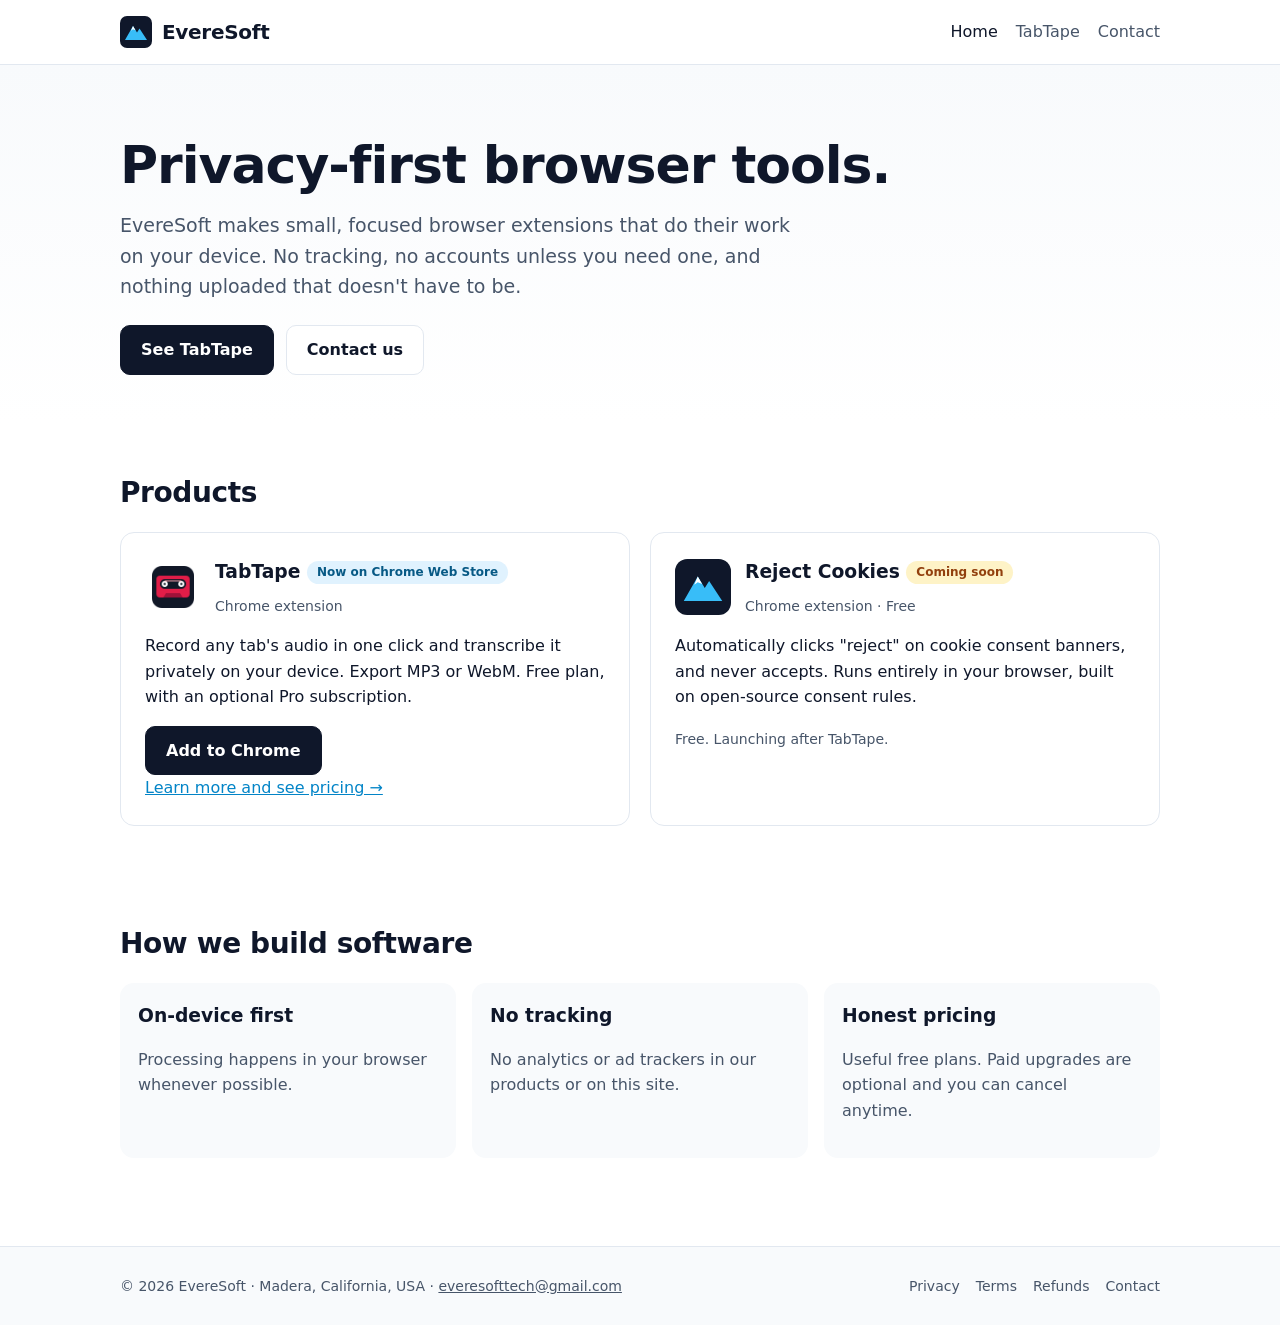
<file: index.html>
<!doctype html>
<html lang="en">
<head>
<meta charset="utf-8">
<meta name="viewport" content="width=device-width, initial-scale=1">
<title>EvereSoft — Privacy-first browser tools</title>
<meta name="description" content="EvereSoft builds privacy-first browser extensions. Software that runs on your device, without tracking.">
<link rel="icon" href="assets/img/everesoft-mark.svg" type="image/svg+xml">
<link rel="icon" href="assets/img/favicon-32.png" sizes="32x32" type="image/png">
<link rel="apple-touch-icon" href="assets/img/apple-touch-icon.png">
<link rel="stylesheet" href="assets/style.css">
</head>
<body>
<header class="site-header"><div class="wrap">
<a class="brand" href="index.html"><img src="assets/img/everesoft-mark.svg" alt="" width="32" height="32">EvereSoft</a>
<nav aria-label="Main"><ul><li><a href="index.html" aria-current="page">Home</a></li><li><a href="tabtape.html">TabTape</a></li><li><a href="contact.html">Contact</a></li></ul></nav>
</div></header>
<main>
<div class="hero"><div class="wrap">
<h1>Privacy-first browser tools.</h1>
<p>EvereSoft makes small, focused browser extensions that do their work on your device. No tracking, no accounts unless you need one, and nothing uploaded that doesn't have to be.</p>
<div class="btns"><a class="btn" href="tabtape.html">See TabTape</a><a class="btn alt" href="contact.html">Contact us</a></div>
</div></div>
<section><div class="wrap">
<h2>Products</h2>
<div class="grid">
<article class="card"><div class="top"><img src="assets/img/tabtape-128.png" alt="TabTape icon" width="56" height="56"><div><h3>TabTape <span class="badge">Now on Chrome Web Store</span></h3><div class="muted small">Chrome extension</div></div></div>
<p>Record any tab's audio in one click and transcribe it privately on your device. Export MP3 or WebM. Free plan, with an optional Pro subscription.</p>
<div class="btns"><a class="btn" href="https://chromewebstore.google.com/detail/tabtape-record-tab-audio/dddiogncmbeimnjbfdombeapofghjjop" target="_blank" rel="noopener">Add to Chrome</a></div>
<a href="tabtape.html">Learn more and see pricing →</a></article>
<article class="card"><div class="top"><img src="assets/img/everesoft-mark.svg" alt="" width="56" height="56"><div><h3>Reject Cookies <span class="badge soon">Coming soon</span></h3><div class="muted small">Chrome extension · Free</div></div></div>
<p>Automatically clicks "reject" on cookie consent banners, and never accepts. Runs entirely in your browser, built on open-source consent rules.</p>
<span class="muted small">Free. Launching after TabTape.</span></article>
</div></div></section>
<section><div class="wrap">
<h2>How we build software</h2>
<div class="values">
<div><h3>On-device first</h3><p class="muted">Processing happens in your browser whenever possible.</p></div>
<div><h3>No tracking</h3><p class="muted">No analytics or ad trackers in our products or on this site.</p></div>
<div><h3>Honest pricing</h3><p class="muted">Useful free plans. Paid upgrades are optional and you can cancel anytime.</p></div>
</div></div></section>

</main>
<footer class="site-footer"><div class="wrap">
<div>© 2026 EvereSoft · Madera, California, USA · <a href="mailto:everesofttech@gmail.com">everesofttech@gmail.com</a></div>
<nav aria-label="Legal"><ul><li><a href="privacy.html">Privacy</a></li><li><a href="terms.html">Terms</a></li><li><a href="refunds.html">Refunds</a></li><li><a href="contact.html">Contact</a></li></ul></nav>
</div></footer>
</body>
</html>
</file>
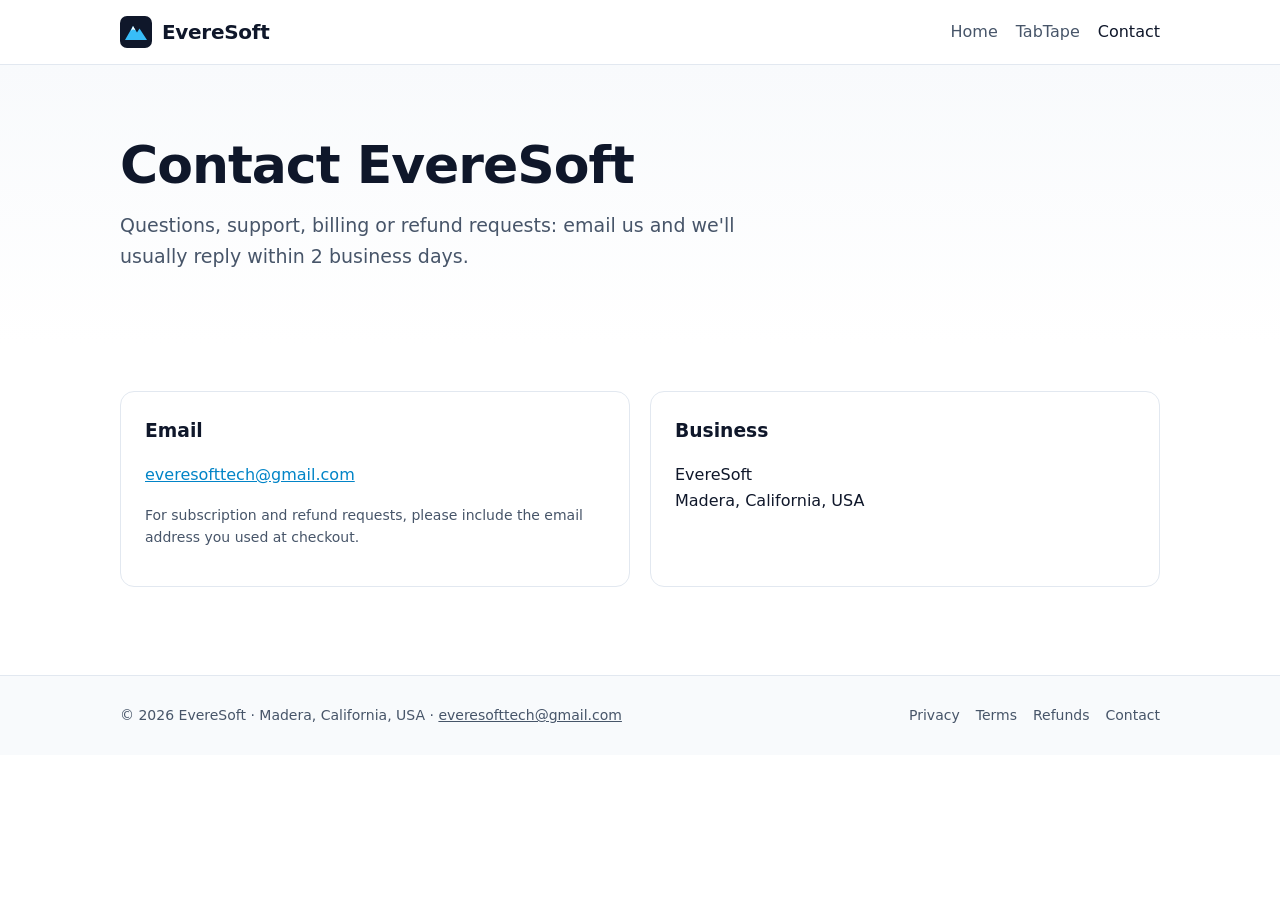
<file: contact.html>
<!doctype html>
<html lang="en">
<head>
<meta charset="utf-8">
<meta name="viewport" content="width=device-width, initial-scale=1">
<title>Contact — EvereSoft</title>
<meta name="description" content="Contact EvereSoft, Madera, California, USA.">
<link rel="icon" href="assets/img/everesoft-mark.svg" type="image/svg+xml">
<link rel="icon" href="assets/img/favicon-32.png" sizes="32x32" type="image/png">
<link rel="apple-touch-icon" href="assets/img/apple-touch-icon.png">
<link rel="stylesheet" href="assets/style.css">
</head>
<body>
<header class="site-header"><div class="wrap">
<a class="brand" href="index.html"><img src="assets/img/everesoft-mark.svg" alt="" width="32" height="32">EvereSoft</a>
<nav aria-label="Main"><ul><li><a href="index.html">Home</a></li><li><a href="tabtape.html">TabTape</a></li><li><a href="contact.html" aria-current="page">Contact</a></li></ul></nav>
</div></header>
<main>
<div class="hero"><div class="wrap"><h1>Contact EvereSoft</h1><p>Questions, support, billing or refund requests: email us and we'll usually reply within 2 business days.</p></div></div>
<section><div class="wrap"><div class="grid">
<div class="card"><h3>Email</h3><p><a href="mailto:everesofttech@gmail.com">everesofttech@gmail.com</a></p><p class="muted small">For subscription and refund requests, please include the email address you used at checkout.</p></div>
<div class="card"><h3>Business</h3><p>EvereSoft<br>Madera, California, USA</p></div>
</div></div></section>

</main>
<footer class="site-footer"><div class="wrap">
<div>© 2026 EvereSoft · Madera, California, USA · <a href="mailto:everesofttech@gmail.com">everesofttech@gmail.com</a></div>
<nav aria-label="Legal"><ul><li><a href="privacy.html">Privacy</a></li><li><a href="terms.html">Terms</a></li><li><a href="refunds.html">Refunds</a></li><li><a href="contact.html">Contact</a></li></ul></nav>
</div></footer>
</body>
</html>
</file>
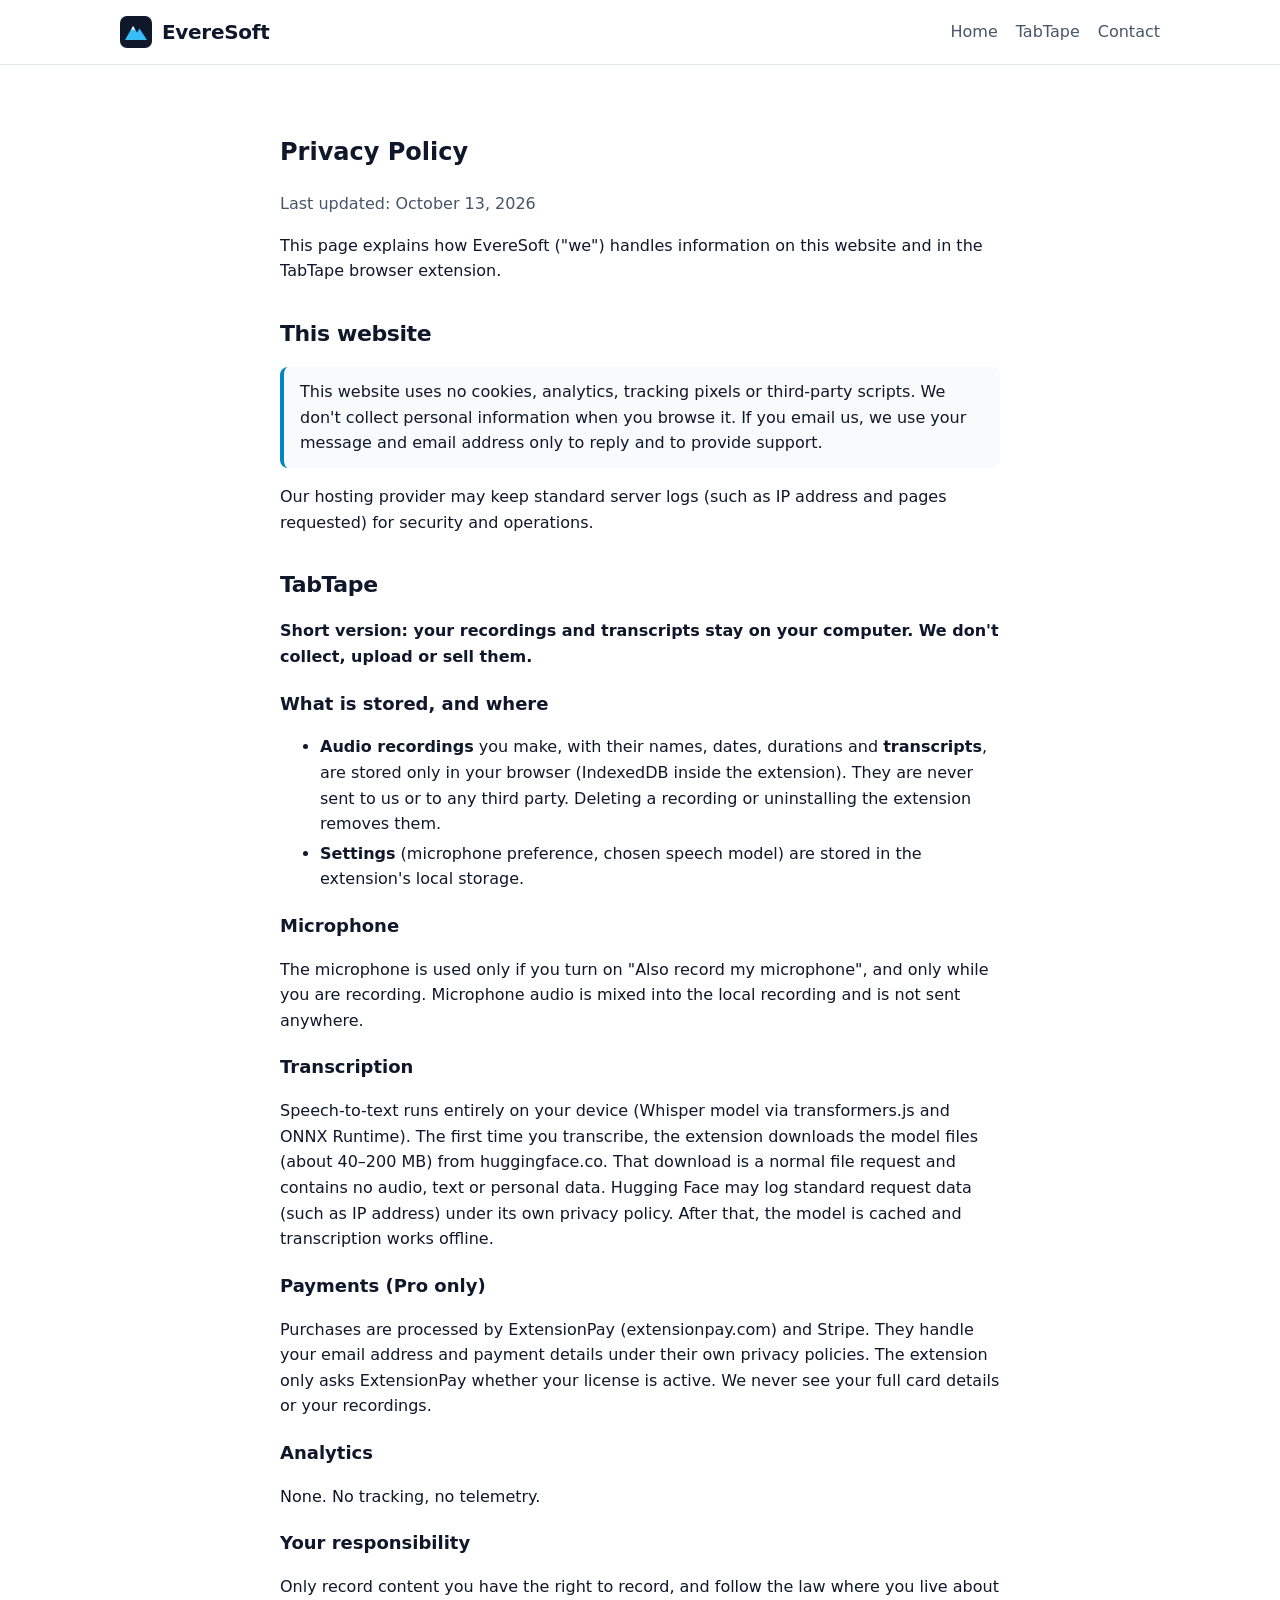
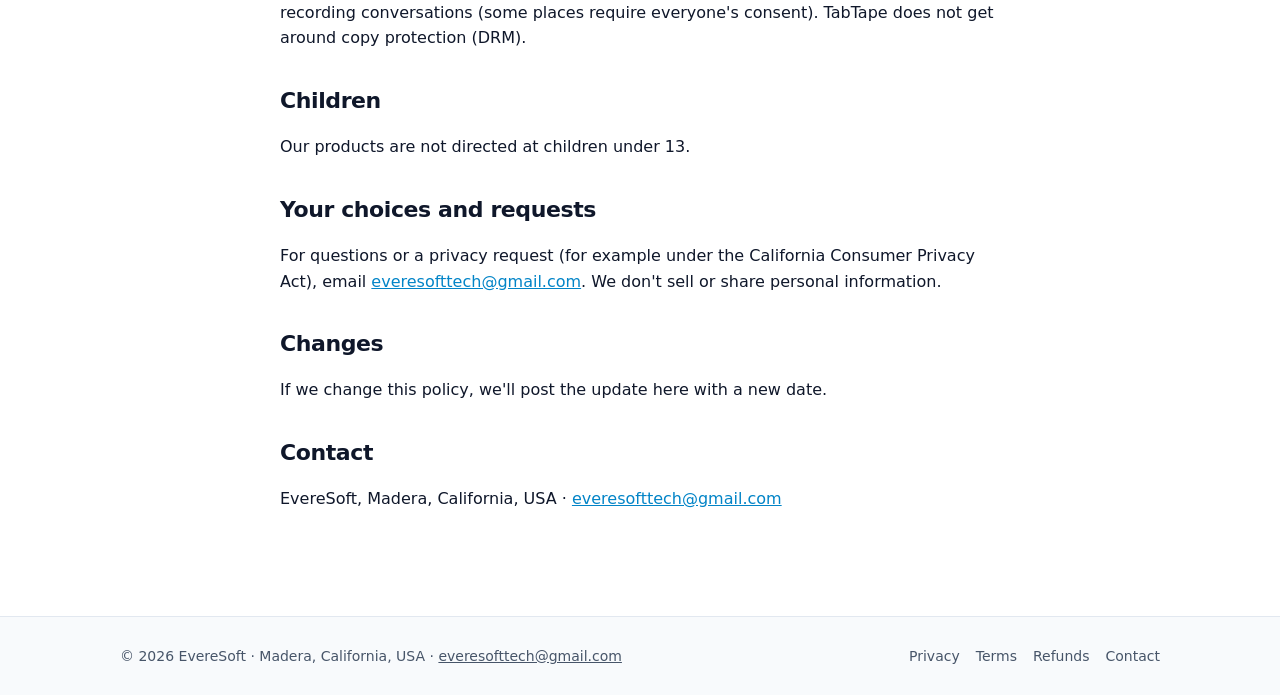
<file: privacy.html>
<!doctype html>
<html lang="en">
<head>
<meta charset="utf-8">
<meta name="viewport" content="width=device-width, initial-scale=1">
<title>Privacy Policy — EvereSoft</title>
<meta name="description" content="Privacy policy for the EvereSoft website and the TabTape extension.">
<link rel="icon" href="assets/img/everesoft-mark.svg" type="image/svg+xml">
<link rel="icon" href="assets/img/favicon-32.png" sizes="32x32" type="image/png">
<link rel="apple-touch-icon" href="assets/img/apple-touch-icon.png">
<link rel="stylesheet" href="assets/style.css">
</head>
<body>
<header class="site-header"><div class="wrap">
<a class="brand" href="index.html"><img src="assets/img/everesoft-mark.svg" alt="" width="32" height="32">EvereSoft</a>
<nav aria-label="Main"><ul><li><a href="index.html">Home</a></li><li><a href="tabtape.html">TabTape</a></li><li><a href="contact.html">Contact</a></li></ul></nav>
</div></header>
<main>
<section><div class="wrap prose">
<h1>Privacy Policy</h1>
<p class="muted">Last updated: October 13, 2026</p>
<p>This page explains how EvereSoft ("we") handles information on this website and in the TabTape browser extension.</p>
<h2>This website</h2>
<p class="note">This website uses no cookies, analytics, tracking pixels or third-party scripts. We don't collect personal information when you browse it. If you email us, we use your message and email address only to reply and to provide support.</p>
<p>Our hosting provider may keep standard server logs (such as IP address and pages requested) for security and operations.</p>
<h2>TabTape</h2>
<p><strong>Short version: your recordings and transcripts stay on your computer. We don't collect, upload or sell them.</strong></p>
<h3>What is stored, and where</h3>
<ul><li><strong>Audio recordings</strong> you make, with their names, dates, durations and <strong>transcripts</strong>, are stored only in your browser (IndexedDB inside the extension). They are never sent to us or to any third party. Deleting a recording or uninstalling the extension removes them.</li>
<li><strong>Settings</strong> (microphone preference, chosen speech model) are stored in the extension's local storage.</li></ul>
<h3>Microphone</h3>
<p>The microphone is used only if you turn on "Also record my microphone", and only while you are recording. Microphone audio is mixed into the local recording and is not sent anywhere.</p>
<h3>Transcription</h3>
<p>Speech-to-text runs entirely on your device (Whisper model via transformers.js and ONNX Runtime). The first time you transcribe, the extension downloads the model files (about 40–200 MB) from huggingface.co. That download is a normal file request and contains no audio, text or personal data. Hugging Face may log standard request data (such as IP address) under its own privacy policy. After that, the model is cached and transcription works offline.</p>
<h3>Payments (Pro only)</h3>
<p>Purchases are processed by ExtensionPay (extensionpay.com) and Stripe. They handle your email address and payment details under their own privacy policies. The extension only asks ExtensionPay whether your license is active. We never see your full card details or your recordings.</p>
<h3>Analytics</h3><p>None. No tracking, no telemetry.</p>
<h3>Your responsibility</h3><p>Only record content you have the right to record, and follow the law where you live about recording conversations (some places require everyone's consent). TabTape does not get around copy protection (DRM).</p>
<h2>Children</h2><p>Our products are not directed at children under 13.</p>
<h2>Your choices and requests</h2><p>For questions or a privacy request (for example under the California Consumer Privacy Act), email <a href="mailto:everesofttech@gmail.com">everesofttech@gmail.com</a>. We don't sell or share personal information.</p>
<h2>Changes</h2><p>If we change this policy, we'll post the update here with a new date.</p>
<h2>Contact</h2><p>EvereSoft, Madera, California, USA · <a href="mailto:everesofttech@gmail.com">everesofttech@gmail.com</a></p>
</div></section>

</main>
<footer class="site-footer"><div class="wrap">
<div>© 2026 EvereSoft · Madera, California, USA · <a href="mailto:everesofttech@gmail.com">everesofttech@gmail.com</a></div>
<nav aria-label="Legal"><ul><li><a href="privacy.html">Privacy</a></li><li><a href="terms.html">Terms</a></li><li><a href="refunds.html">Refunds</a></li><li><a href="contact.html">Contact</a></li></ul></nav>
</div></footer>
</body>
</html>
</file>
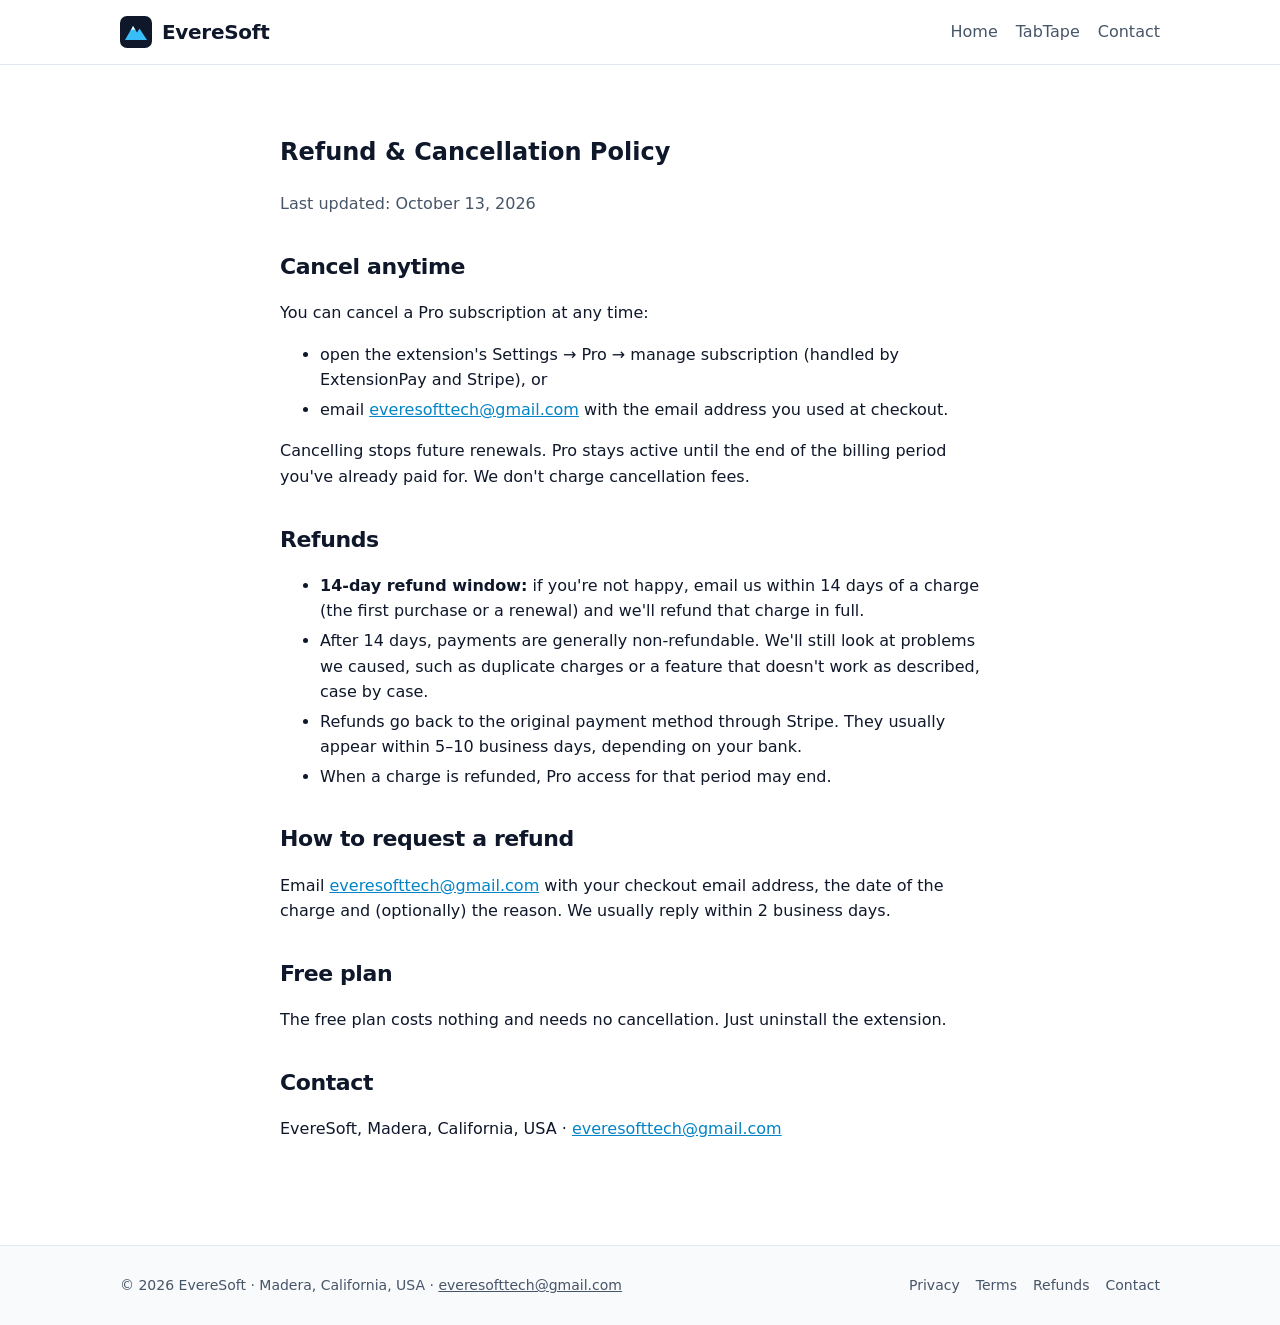
<file: refunds.html>
<!doctype html>
<html lang="en">
<head>
<meta charset="utf-8">
<meta name="viewport" content="width=device-width, initial-scale=1">
<title>Refund & Cancellation Policy — EvereSoft</title>
<meta name="description" content="Refund and cancellation policy for EvereSoft subscriptions.">
<link rel="icon" href="assets/img/everesoft-mark.svg" type="image/svg+xml">
<link rel="icon" href="assets/img/favicon-32.png" sizes="32x32" type="image/png">
<link rel="apple-touch-icon" href="assets/img/apple-touch-icon.png">
<link rel="stylesheet" href="assets/style.css">
</head>
<body>
<header class="site-header"><div class="wrap">
<a class="brand" href="index.html"><img src="assets/img/everesoft-mark.svg" alt="" width="32" height="32">EvereSoft</a>
<nav aria-label="Main"><ul><li><a href="index.html">Home</a></li><li><a href="tabtape.html">TabTape</a></li><li><a href="contact.html">Contact</a></li></ul></nav>
</div></header>
<main>
<section><div class="wrap prose">
<h1>Refund &amp; Cancellation Policy</h1>
<p class="muted">Last updated: October 13, 2026</p>
<h2>Cancel anytime</h2><p>You can cancel a Pro subscription at any time:</p>
<ul><li>open the extension's Settings → Pro → manage subscription (handled by ExtensionPay and Stripe), or</li><li>email <a href="mailto:everesofttech@gmail.com">everesofttech@gmail.com</a> with the email address you used at checkout.</li></ul>
<p>Cancelling stops future renewals. Pro stays active until the end of the billing period you've already paid for. We don't charge cancellation fees.</p>
<h2>Refunds</h2>
<ul><li><strong>14-day refund window:</strong> if you're not happy, email us within 14 days of a charge (the first purchase or a renewal) and we'll refund that charge in full.</li>
<li>After 14 days, payments are generally non-refundable. We'll still look at problems we caused, such as duplicate charges or a feature that doesn't work as described, case by case.</li>
<li>Refunds go back to the original payment method through Stripe. They usually appear within 5–10 business days, depending on your bank.</li>
<li>When a charge is refunded, Pro access for that period may end.</li></ul>
<h2>How to request a refund</h2><p>Email <a href="mailto:everesofttech@gmail.com">everesofttech@gmail.com</a> with your checkout email address, the date of the charge and (optionally) the reason. We usually reply within 2 business days.</p>
<h2>Free plan</h2><p>The free plan costs nothing and needs no cancellation. Just uninstall the extension.</p>
<h2>Contact</h2><p>EvereSoft, Madera, California, USA · <a href="mailto:everesofttech@gmail.com">everesofttech@gmail.com</a></p>
</div></section>

</main>
<footer class="site-footer"><div class="wrap">
<div>© 2026 EvereSoft · Madera, California, USA · <a href="mailto:everesofttech@gmail.com">everesofttech@gmail.com</a></div>
<nav aria-label="Legal"><ul><li><a href="privacy.html">Privacy</a></li><li><a href="terms.html">Terms</a></li><li><a href="refunds.html">Refunds</a></li><li><a href="contact.html">Contact</a></li></ul></nav>
</div></footer>
</body>
</html>
</file>
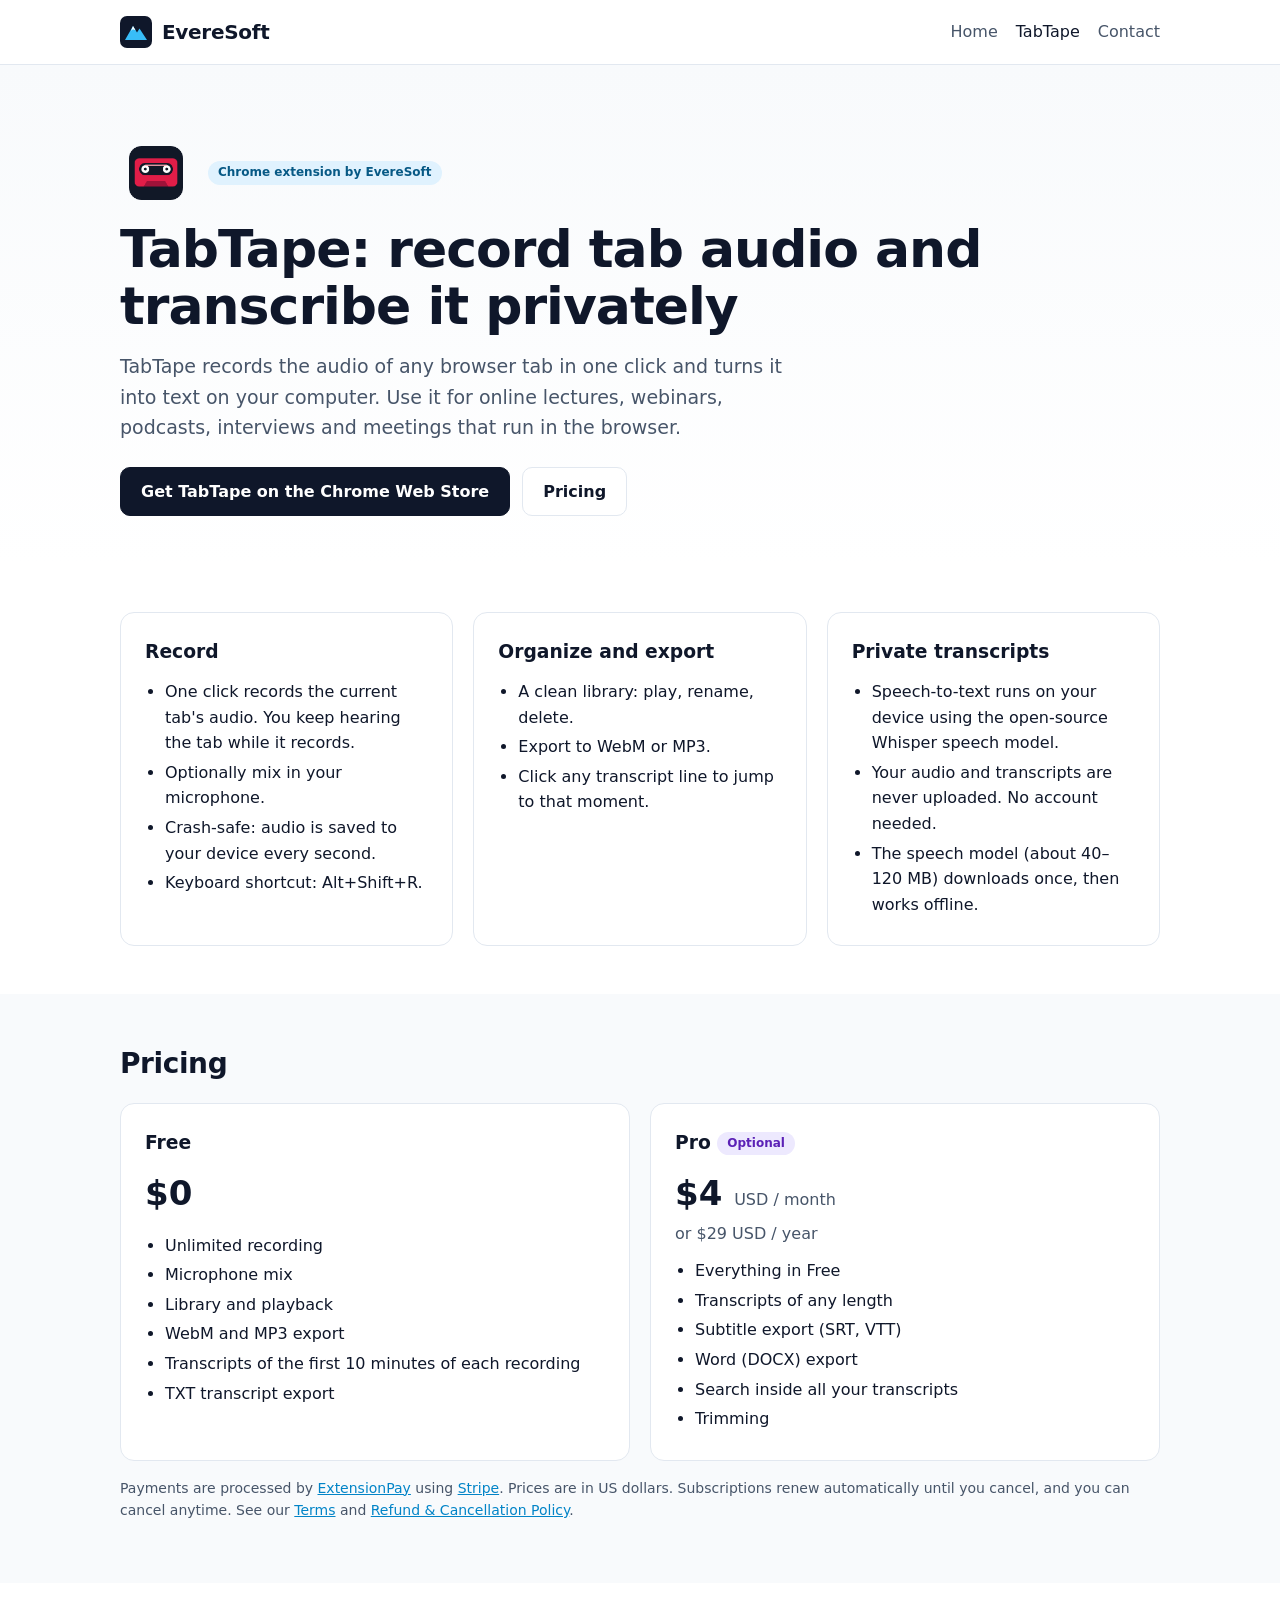
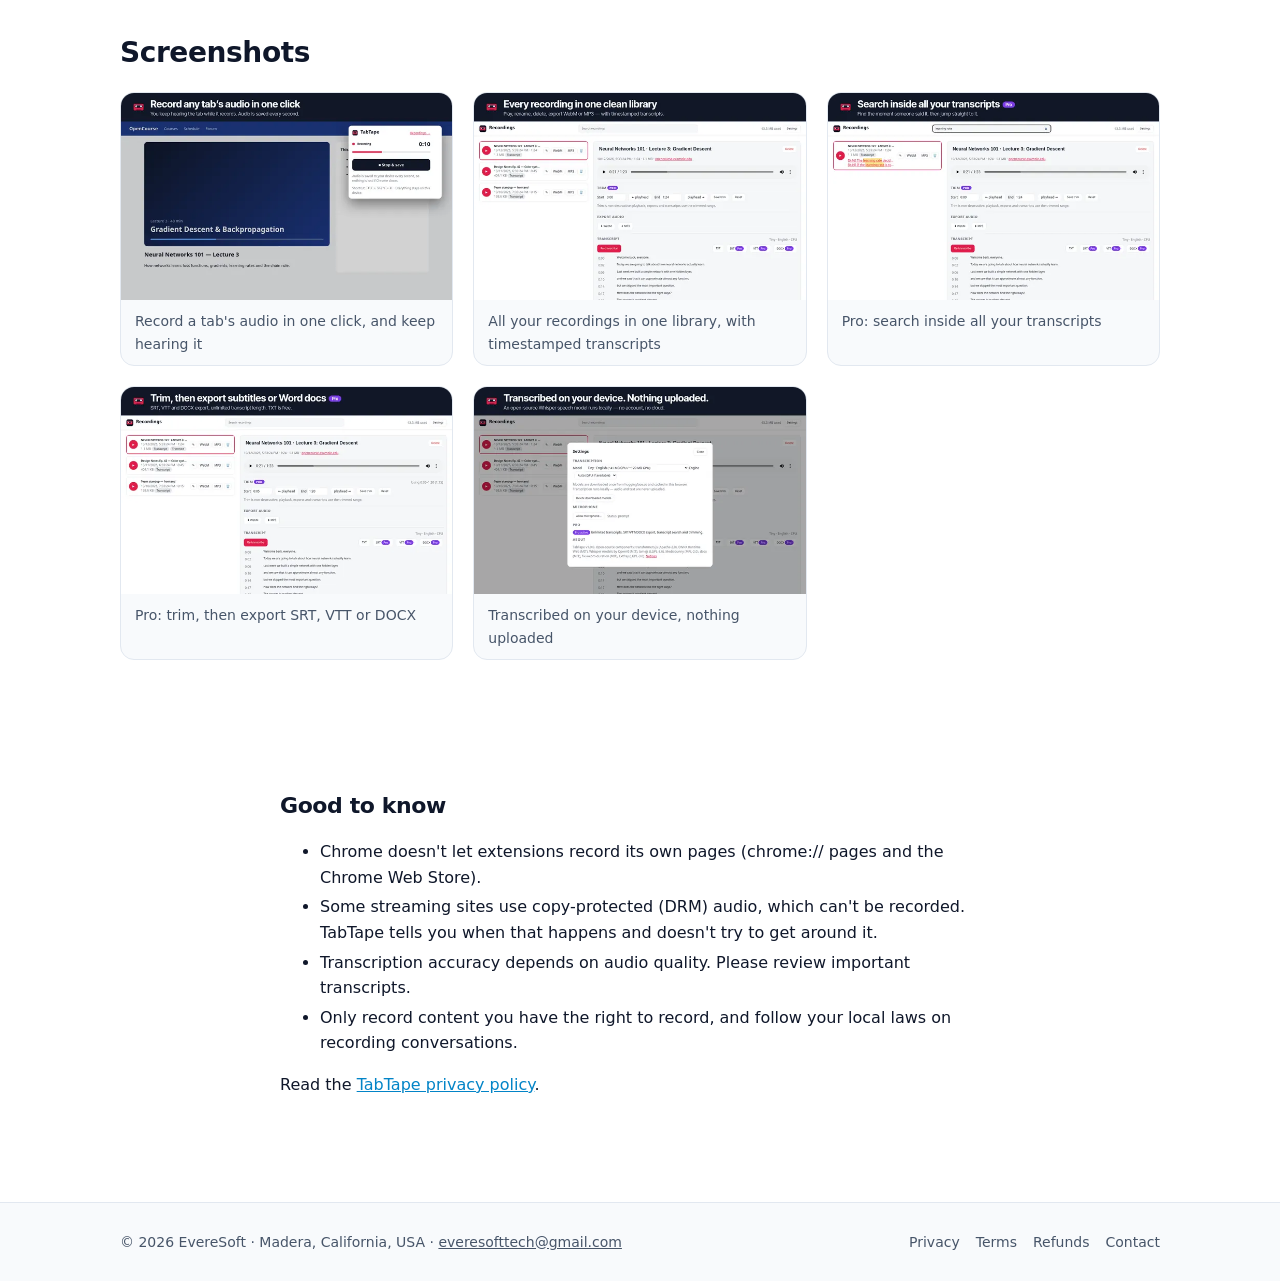
<file: tabtape.html>
<!doctype html>
<html lang="en">
<head>
<meta charset="utf-8">
<meta name="viewport" content="width=device-width, initial-scale=1">
<title>TabTape — Record tab audio & transcribe privately | EvereSoft</title>
<meta name="description" content="TabTape by EvereSoft: record any tab's audio and transcribe it on your device. Free plan; Pro $4/month or $29/year.">
<link rel="icon" href="assets/img/everesoft-mark.svg" type="image/svg+xml">
<link rel="icon" href="assets/img/favicon-32.png" sizes="32x32" type="image/png">
<link rel="apple-touch-icon" href="assets/img/apple-touch-icon.png">
<link rel="stylesheet" href="assets/style.css">
</head>
<body>
<header class="site-header"><div class="wrap">
<a class="brand" href="index.html"><img src="assets/img/everesoft-mark.svg" alt="" width="32" height="32">EvereSoft</a>
<nav aria-label="Main"><ul><li><a href="index.html">Home</a></li><li><a href="tabtape.html" aria-current="page">TabTape</a></li><li><a href="contact.html">Contact</a></li></ul></nav>
</div></header>
<main>
<div class="hero"><div class="wrap">
<div class="top" style="display:flex;gap:16px;align-items:center;margin-bottom:12px"><img src="assets/img/tabtape-128.png" alt="TabTape icon" width="72" height="72"><span class="badge">Chrome extension by EvereSoft</span></div>
<h1>TabTape: record tab audio and transcribe it privately</h1>
<p>TabTape records the audio of any browser tab in one click and turns it into text on your computer. Use it for online lectures, webinars, podcasts, interviews and meetings that run in the browser.</p>
<div class="btns"><a class="btn" href="https://chromewebstore.google.com/detail/tabtape-record-tab-audio/dddiogncmbeimnjbfdombeapofghjjop" target="_blank" rel="noopener">Get TabTape on the Chrome Web Store</a><a class="btn alt" href="#pricing">Pricing</a></div>
</div></div>
<section><div class="wrap"><div class="grid">
<div class="card"><h3>Record</h3><ul><li>One click records the current tab's audio. You keep hearing the tab while it records.</li><li>Optionally mix in your microphone.</li><li>Crash-safe: audio is saved to your device every second.</li><li>Keyboard shortcut: Alt+Shift+R.</li></ul></div>
<div class="card"><h3>Organize and export</h3><ul><li>A clean library: play, rename, delete.</li><li>Export to WebM or MP3.</li><li>Click any transcript line to jump to that moment.</li></ul></div>
<div class="card"><h3>Private transcripts</h3><ul><li>Speech-to-text runs on your device using the open-source Whisper speech model.</li><li>Your audio and transcripts are never uploaded. No account needed.</li><li>The speech model (about 40–120 MB) downloads once, then works offline.</li></ul></div>
</div></div></section>
<section id="pricing" style="background:var(--bg2)"><div class="wrap">
<h2>Pricing</h2>
<div class="grid">
<div class="card"><h3>Free</h3><div class="price">$0</div>
<ul><li>Unlimited recording</li><li>Microphone mix</li><li>Library and playback</li><li>WebM and MP3 export</li><li>Transcripts of the first 10 minutes of each recording</li><li>TXT transcript export</li></ul></div>
<div class="card"><h3>Pro <span class="badge pro">Optional</span></h3><div class="price">$4 <small>USD / month</small></div><div class="muted">or $29 USD / year</div>
<ul><li>Everything in Free</li><li>Transcripts of any length</li><li>Subtitle export (SRT, VTT)</li><li>Word (DOCX) export</li><li>Search inside all your transcripts</li><li>Trimming</li></ul></div>
</div>
<p class="small muted" style="margin-top:16px">Payments are processed by <a href="https://extensionpay.com" rel="noopener">ExtensionPay</a> using <a href="https://stripe.com" rel="noopener">Stripe</a>. Prices are in US dollars. Subscriptions renew automatically until you cancel, and you can cancel anytime. See our <a href="terms.html">Terms</a> and <a href="refunds.html">Refund &amp; Cancellation Policy</a>.</p>
</div></section>
<section><div class="wrap"><h2>Screenshots</h2><div class="shots"><figure><a href="assets/img/1-record.webp"><img src="assets/img/1-record-640.webp" srcset="assets/img/1-record-640.webp 640w, assets/img/1-record.webp 1280w" sizes="(max-width: 700px) 100vw, 520px" width="640" height="400" loading="lazy" alt="Record a tab's audio in one click, and keep hearing it"></a><figcaption>Record a tab's audio in one click, and keep hearing it</figcaption></figure><figure><a href="assets/img/2-library.webp"><img src="assets/img/2-library-640.webp" srcset="assets/img/2-library-640.webp 640w, assets/img/2-library.webp 1280w" sizes="(max-width: 700px) 100vw, 520px" width="640" height="400" loading="lazy" alt="All your recordings in one library, with timestamped transcripts"></a><figcaption>All your recordings in one library, with timestamped transcripts</figcaption></figure><figure><a href="assets/img/3-search.webp"><img src="assets/img/3-search-640.webp" srcset="assets/img/3-search-640.webp 640w, assets/img/3-search.webp 1280w" sizes="(max-width: 700px) 100vw, 520px" width="640" height="400" loading="lazy" alt="Pro: search inside all your transcripts"></a><figcaption>Pro: search inside all your transcripts</figcaption></figure><figure><a href="assets/img/4-export.webp"><img src="assets/img/4-export-640.webp" srcset="assets/img/4-export-640.webp 640w, assets/img/4-export.webp 1280w" sizes="(max-width: 700px) 100vw, 520px" width="640" height="400" loading="lazy" alt="Pro: trim, then export SRT, VTT or DOCX"></a><figcaption>Pro: trim, then export SRT, VTT or DOCX</figcaption></figure><figure><a href="assets/img/5-private.webp"><img src="assets/img/5-private-640.webp" srcset="assets/img/5-private-640.webp 640w, assets/img/5-private.webp 1280w" sizes="(max-width: 700px) 100vw, 520px" width="640" height="400" loading="lazy" alt="Transcribed on your device, nothing uploaded"></a><figcaption>Transcribed on your device, nothing uploaded</figcaption></figure></div></div></section>
<section><div class="wrap prose"><h2>Good to know</h2><ul>
<li>Chrome doesn't let extensions record its own pages (chrome:// pages and the Chrome Web Store).</li>
<li>Some streaming sites use copy-protected (DRM) audio, which can't be recorded. TabTape tells you when that happens and doesn't try to get around it.</li>
<li>Transcription accuracy depends on audio quality. Please review important transcripts.</li>
<li>Only record content you have the right to record, and follow your local laws on recording conversations.</li></ul>
<p>Read the <a href="privacy.html">TabTape privacy policy</a>.</p></div></section>

</main>
<footer class="site-footer"><div class="wrap">
<div>© 2026 EvereSoft · Madera, California, USA · <a href="mailto:everesofttech@gmail.com">everesofttech@gmail.com</a></div>
<nav aria-label="Legal"><ul><li><a href="privacy.html">Privacy</a></li><li><a href="terms.html">Terms</a></li><li><a href="refunds.html">Refunds</a></li><li><a href="contact.html">Contact</a></li></ul></nav>
</div></footer>
</body>
</html>
</file>
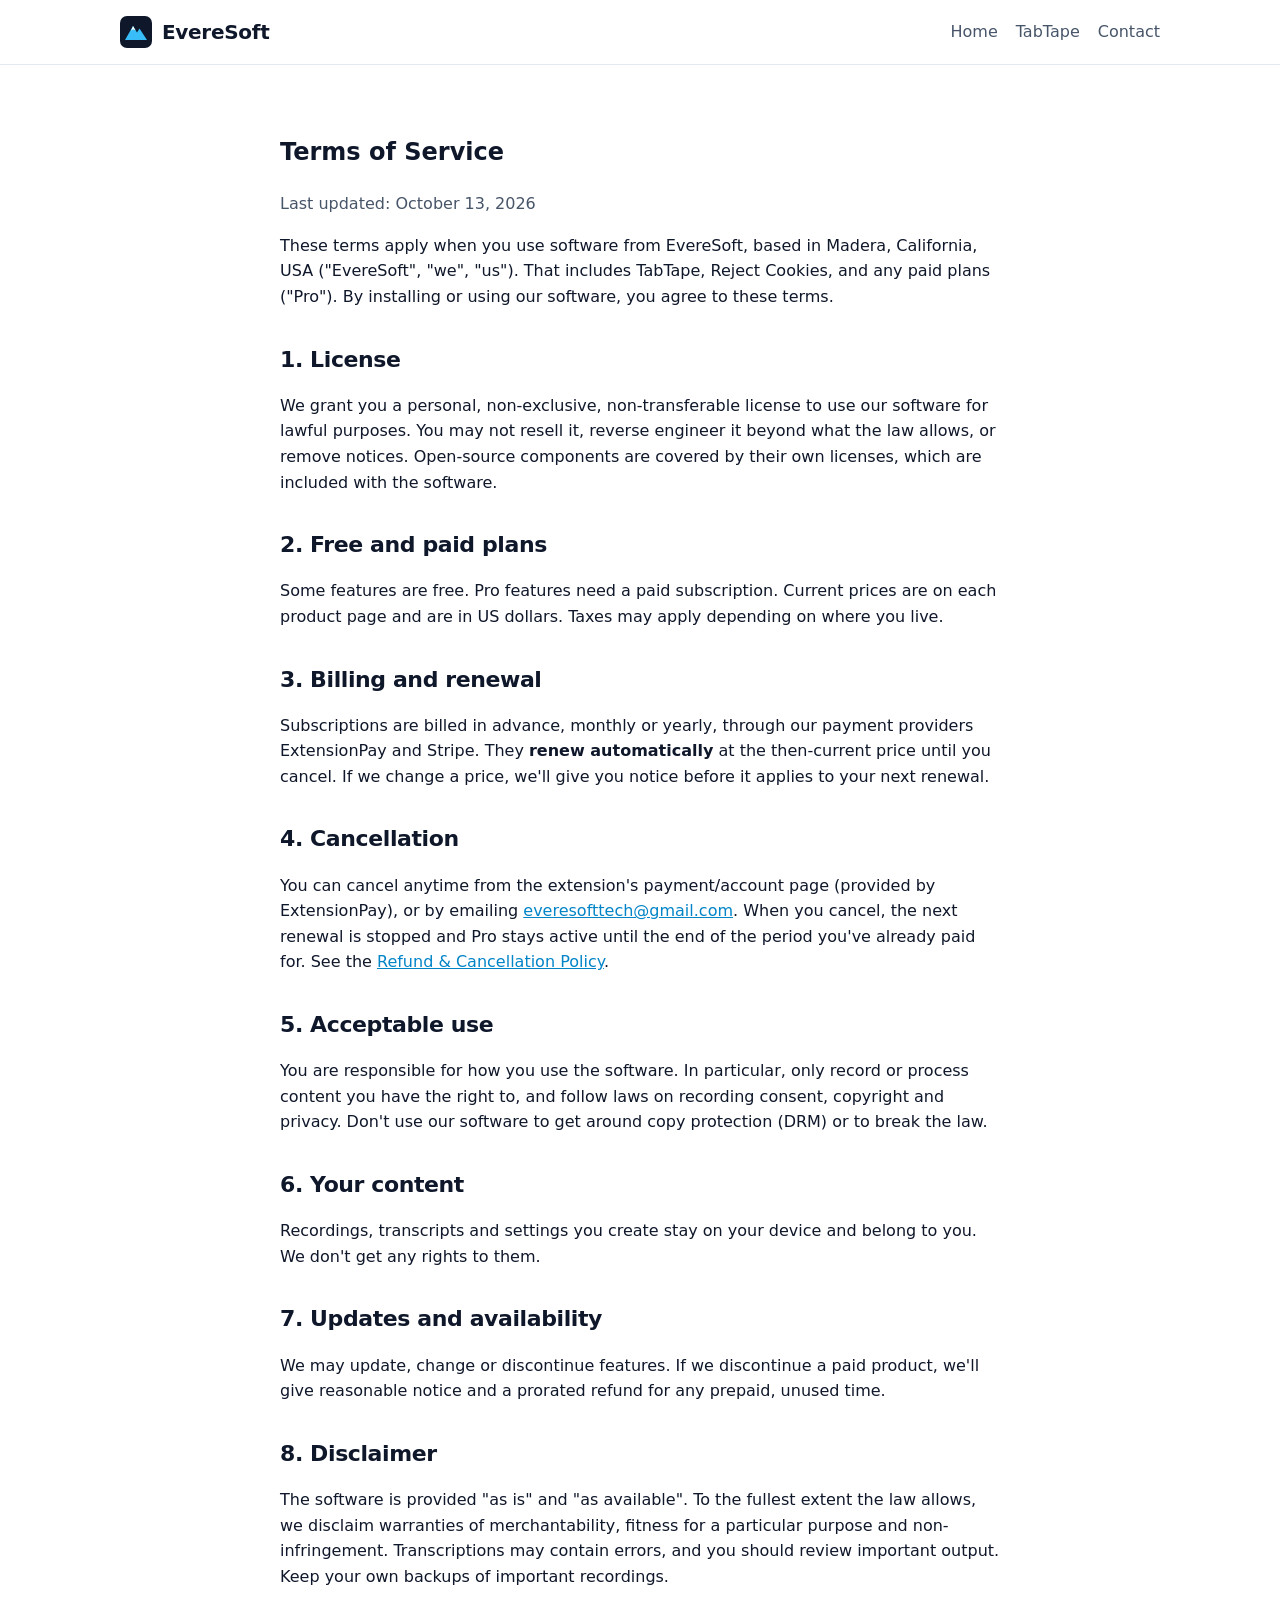
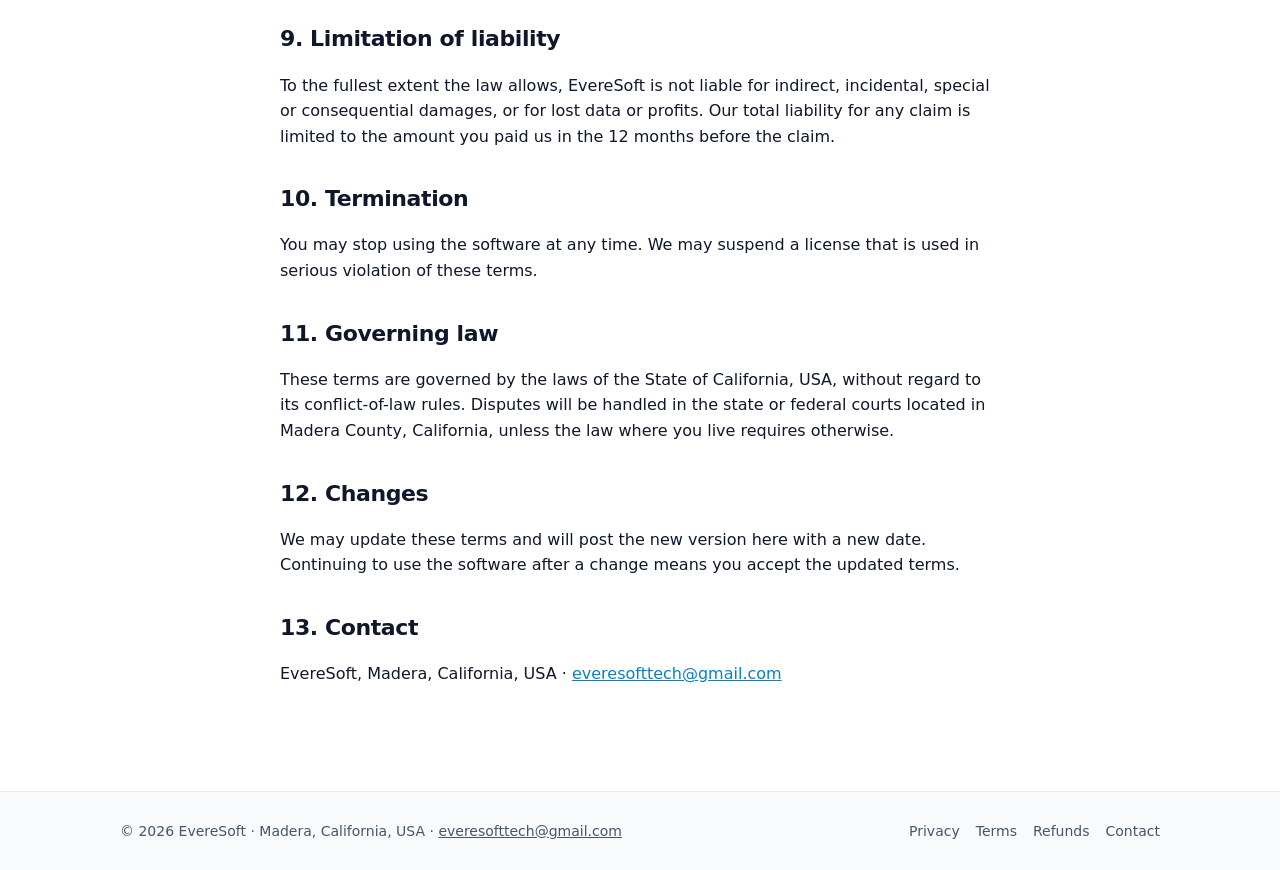
<file: terms.html>
<!doctype html>
<html lang="en">
<head>
<meta charset="utf-8">
<meta name="viewport" content="width=device-width, initial-scale=1">
<title>Terms of Service — EvereSoft</title>
<meta name="description" content="Terms of Service for EvereSoft software and subscriptions.">
<link rel="icon" href="assets/img/everesoft-mark.svg" type="image/svg+xml">
<link rel="icon" href="assets/img/favicon-32.png" sizes="32x32" type="image/png">
<link rel="apple-touch-icon" href="assets/img/apple-touch-icon.png">
<link rel="stylesheet" href="assets/style.css">
</head>
<body>
<header class="site-header"><div class="wrap">
<a class="brand" href="index.html"><img src="assets/img/everesoft-mark.svg" alt="" width="32" height="32">EvereSoft</a>
<nav aria-label="Main"><ul><li><a href="index.html">Home</a></li><li><a href="tabtape.html">TabTape</a></li><li><a href="contact.html">Contact</a></li></ul></nav>
</div></header>
<main>
<section><div class="wrap prose">
<h1>Terms of Service</h1>
<p class="muted">Last updated: October 13, 2026</p>
<p>These terms apply when you use software from EvereSoft, based in Madera, California, USA ("EvereSoft", "we", "us"). That includes TabTape, Reject Cookies, and any paid plans ("Pro"). By installing or using our software, you agree to these terms.</p>
<h2>1. License</h2><p>We grant you a personal, non-exclusive, non-transferable license to use our software for lawful purposes. You may not resell it, reverse engineer it beyond what the law allows, or remove notices. Open-source components are covered by their own licenses, which are included with the software.</p>
<h2>2. Free and paid plans</h2><p>Some features are free. Pro features need a paid subscription. Current prices are on each product page and are in US dollars. Taxes may apply depending on where you live.</p>
<h2>3. Billing and renewal</h2><p>Subscriptions are billed in advance, monthly or yearly, through our payment providers ExtensionPay and Stripe. They <strong>renew automatically</strong> at the then-current price until you cancel. If we change a price, we'll give you notice before it applies to your next renewal.</p>
<h2>4. Cancellation</h2><p>You can cancel anytime from the extension's payment/account page (provided by ExtensionPay), or by emailing <a href="mailto:everesofttech@gmail.com">everesofttech@gmail.com</a>. When you cancel, the next renewal is stopped and Pro stays active until the end of the period you've already paid for. See the <a href="refunds.html">Refund &amp; Cancellation Policy</a>.</p>
<h2>5. Acceptable use</h2><p>You are responsible for how you use the software. In particular, only record or process content you have the right to, and follow laws on recording consent, copyright and privacy. Don't use our software to get around copy protection (DRM) or to break the law.</p>
<h2>6. Your content</h2><p>Recordings, transcripts and settings you create stay on your device and belong to you. We don't get any rights to them.</p>
<h2>7. Updates and availability</h2><p>We may update, change or discontinue features. If we discontinue a paid product, we'll give reasonable notice and a prorated refund for any prepaid, unused time.</p>
<h2>8. Disclaimer</h2><p>The software is provided "as is" and "as available". To the fullest extent the law allows, we disclaim warranties of merchantability, fitness for a particular purpose and non-infringement. Transcriptions may contain errors, and you should review important output. Keep your own backups of important recordings.</p>
<h2>9. Limitation of liability</h2><p>To the fullest extent the law allows, EvereSoft is not liable for indirect, incidental, special or consequential damages, or for lost data or profits. Our total liability for any claim is limited to the amount you paid us in the 12 months before the claim.</p>
<h2>10. Termination</h2><p>You may stop using the software at any time. We may suspend a license that is used in serious violation of these terms.</p>
<h2>11. Governing law</h2><p>These terms are governed by the laws of the State of California, USA, without regard to its conflict-of-law rules. Disputes will be handled in the state or federal courts located in Madera County, California, unless the law where you live requires otherwise.</p>
<h2>12. Changes</h2><p>We may update these terms and will post the new version here with a new date. Continuing to use the software after a change means you accept the updated terms.</p>
<h2>13. Contact</h2><p>EvereSoft, Madera, California, USA · <a href="mailto:everesofttech@gmail.com">everesofttech@gmail.com</a></p>
</div></section>

</main>
<footer class="site-footer"><div class="wrap">
<div>© 2026 EvereSoft · Madera, California, USA · <a href="mailto:everesofttech@gmail.com">everesofttech@gmail.com</a></div>
<nav aria-label="Legal"><ul><li><a href="privacy.html">Privacy</a></li><li><a href="terms.html">Terms</a></li><li><a href="refunds.html">Refunds</a></li><li><a href="contact.html">Contact</a></li></ul></nav>
</div></footer>
</body>
</html>
</file>
<file: assets/style.css>
:root{--bg:#fff;--bg2:#f8fafc;--fg:#0f172a;--muted:#475569;--line:#e2e8f0;--accent:#0284c7;--accent2:#e11d48;--r:14px;color-scheme:light}
*{box-sizing:border-box}html{-webkit-text-size-adjust:100%}
body{margin:0;font:16px/1.6 system-ui,-apple-system,"Segoe UI",Roboto,sans-serif;color:var(--fg);background:var(--bg)}
a{color:var(--accent)}img{max-width:100%;height:auto;display:block}
.wrap{max-width:1080px;margin:0 auto;padding:0 20px}
.site-header{border-bottom:1px solid var(--line);background:#fff;position:sticky;top:0;z-index:5}
.site-header .wrap{display:flex;align-items:center;justify-content:space-between;gap:16px;min-height:64px;flex-wrap:wrap}
.brand{display:flex;align-items:center;gap:10px;font-weight:800;font-size:20px;color:var(--fg);text-decoration:none;letter-spacing:-.3px}
.brand img{width:32px;height:32px}
nav ul{list-style:none;margin:0;padding:0;display:flex;gap:18px;flex-wrap:wrap}
nav a{color:var(--muted);text-decoration:none;font-weight:500}nav a:hover,nav a[aria-current]{color:var(--fg)}
.hero{padding:72px 0 48px;background:linear-gradient(180deg,var(--bg2),#fff)}
.hero h1{font-size:clamp(32px,5vw,52px);line-height:1.1;margin:0 0 16px;letter-spacing:-1px}
.hero p{font-size:19px;color:var(--muted);max-width:680px;margin:0 0 24px}
.btn{display:inline-block;padding:11px 20px;border-radius:10px;background:var(--fg);color:#fff;text-decoration:none;font-weight:600;border:1px solid var(--fg)}
.btn.alt{background:#fff;color:var(--fg);border-color:var(--line)}.btn[aria-disabled]{opacity:.65;cursor:default}
.btns{display:flex;gap:12px;flex-wrap:wrap}
section{padding:48px 0}h2{font-size:28px;margin:0 0 16px;letter-spacing:-.4px}h3{margin:0 0 8px}
.grid{display:grid;gap:20px;grid-template-columns:repeat(auto-fit,minmax(280px,1fr))}
.card{border:1px solid var(--line);border-radius:var(--r);padding:24px;background:#fff}
.card .top{display:flex;align-items:center;gap:14px;margin-bottom:12px}.card .top img{width:56px;height:56px}
.badge{display:inline-block;font-size:12px;font-weight:700;padding:2px 10px;border-radius:99px;background:#e0f2fe;color:#075985;vertical-align:middle}
.badge.soon{background:#fef3c7;color:#92400e}.badge.pro{background:#ede9fe;color:#5b21b6}
.muted{color:var(--muted)}.small{font-size:14px}
.values{display:grid;gap:16px;grid-template-columns:repeat(auto-fit,minmax(220px,1fr))}
.values div{background:var(--bg2);border-radius:var(--r);padding:18px}
.price{font-size:34px;font-weight:800}.price small{font-size:16px;font-weight:500;color:var(--muted)}
.card ul{padding-left:20px;margin:12px 0 0}.card li{margin:4px 0}
.shots{display:grid;gap:20px;grid-template-columns:repeat(auto-fit,minmax(300px,1fr))}
.shots figure{margin:0;border:1px solid var(--line);border-radius:var(--r);overflow:hidden;background:var(--bg2)}
.shots figcaption{padding:10px 14px;font-size:14px;color:var(--muted)}
.prose{max-width:760px}.prose h2{font-size:22px;margin-top:32px}.prose h3{font-size:18px;margin-top:20px}
.prose li{margin:4px 0}
.note{background:var(--bg2);border-left:4px solid var(--accent);padding:12px 16px;border-radius:8px}
.site-footer{border-top:1px solid var(--line);padding:28px 0;margin-top:40px;background:var(--bg2);font-size:14px;color:var(--muted)}
.site-footer .wrap{display:flex;justify-content:space-between;gap:16px;flex-wrap:wrap}
.site-footer ul{list-style:none;padding:0;margin:0;display:flex;gap:16px;flex-wrap:wrap}.site-footer a{color:var(--muted)}
@media (max-width:640px){.hero{padding:44px 0 28px}section{padding:32px 0}nav ul{gap:12px;font-size:15px}}
</file>
